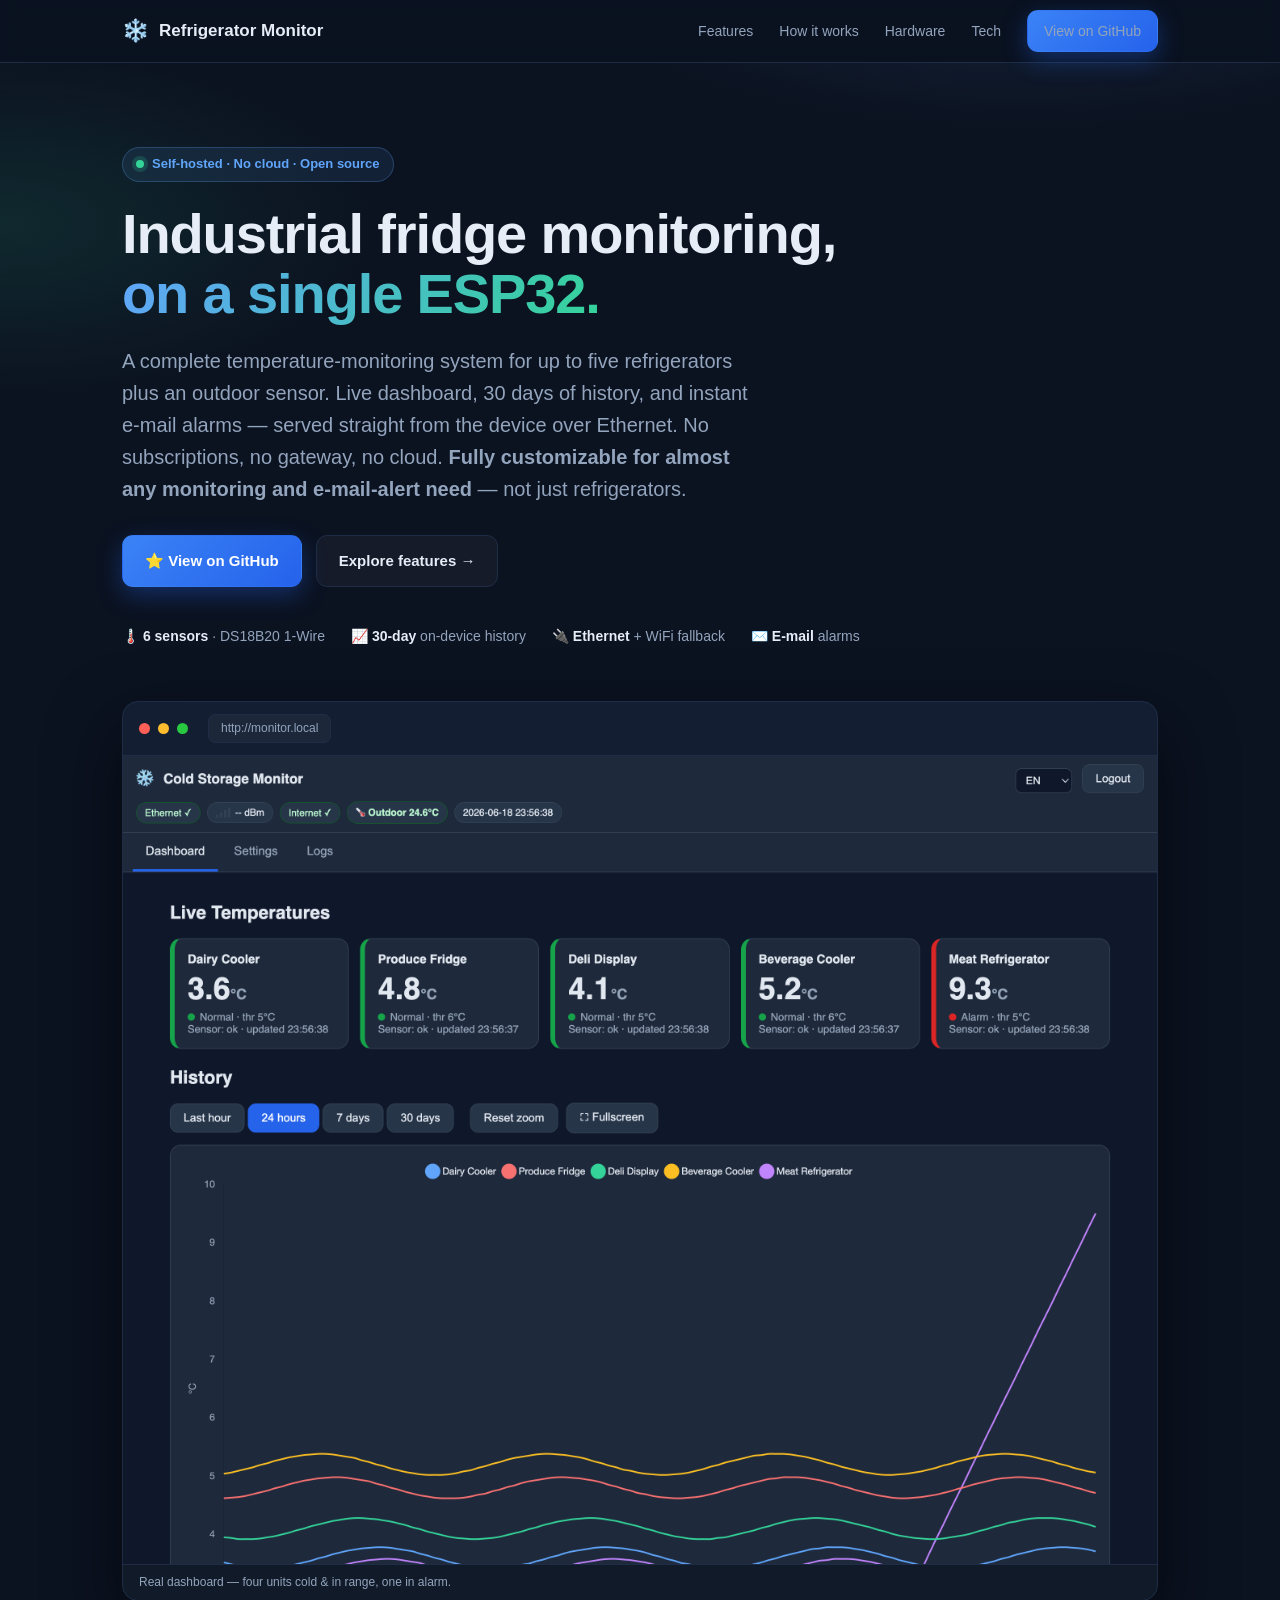
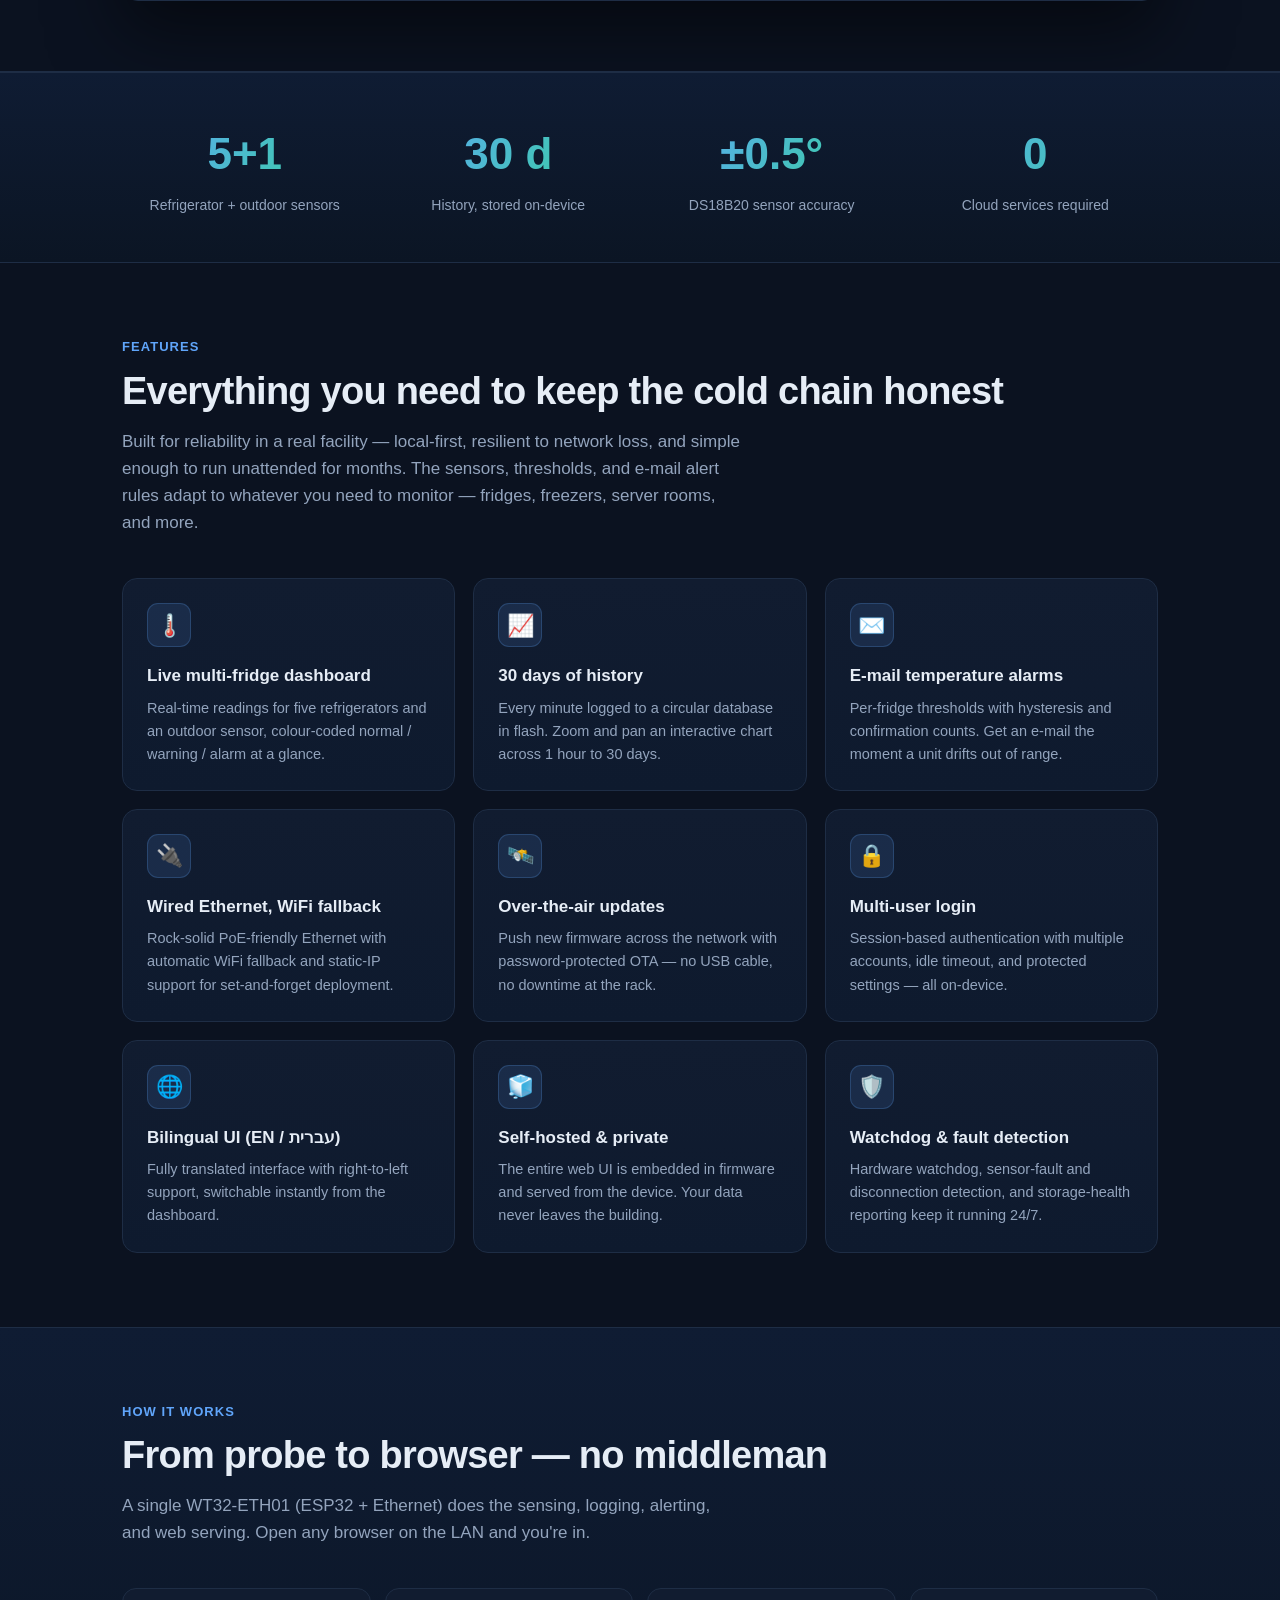
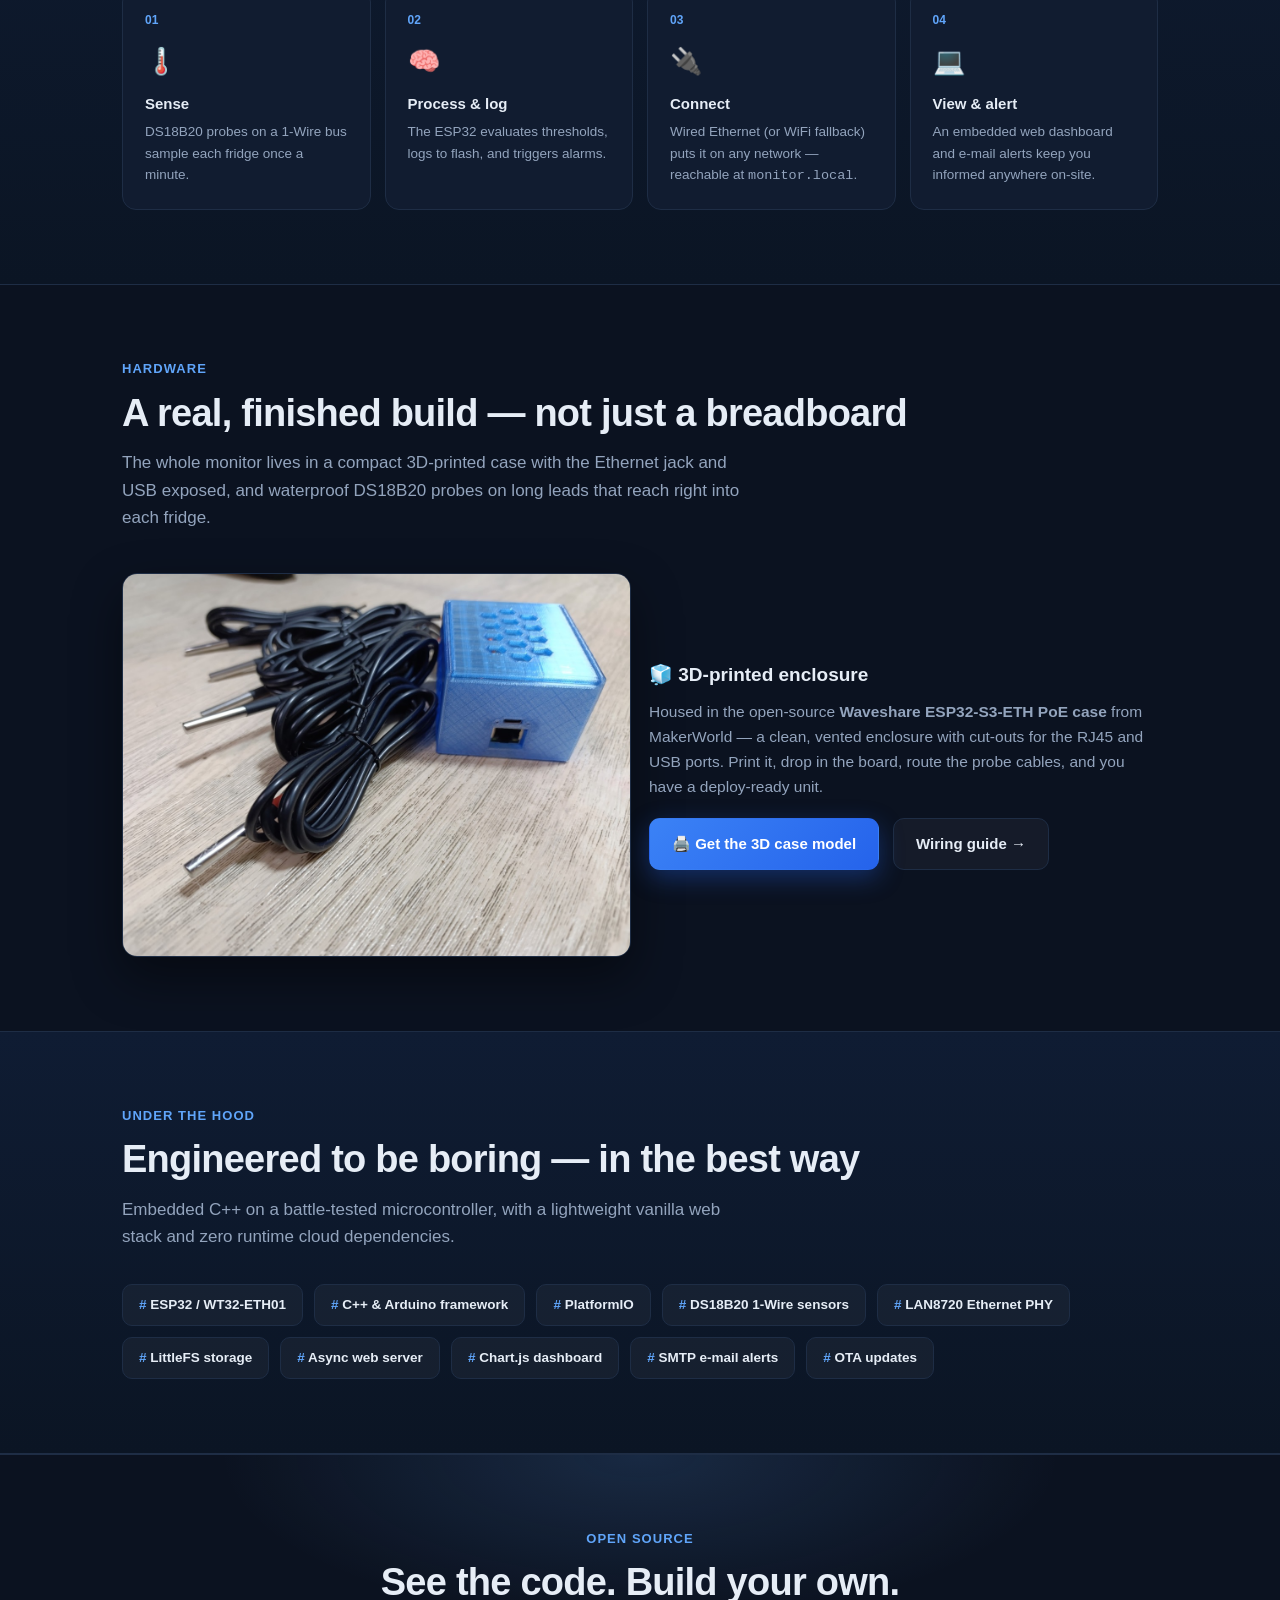
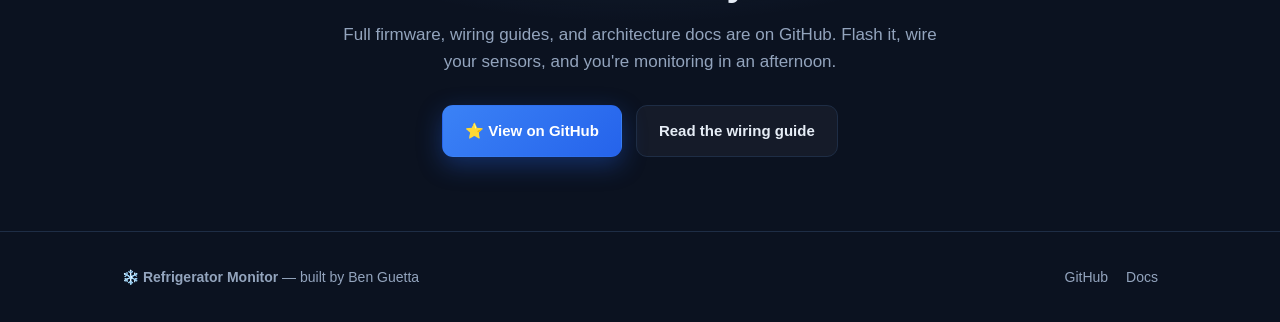
<file: docs/index.html>
<!DOCTYPE html>
<html lang="en">
<head>
<meta charset="UTF-8">
<meta name="viewport" content="width=device-width, initial-scale=1.0">
<title>Refrigerator Monitor — Industrial Temperature Monitoring on ESP32</title>
<meta name="description" content="A self-hosted, cloud-free temperature monitoring system for up to 5 refrigerators. Live dashboard, 30-day history, e-mail alarms, Ethernet + WiFi — all running on a single ESP32.">
<meta property="og:title" content="Refrigerator Monitor — Industrial Temperature Monitoring on ESP32">
<meta property="og:description" content="Self-hosted, cloud-free monitoring for up to 5 refrigerators: live dashboard, 30-day history, e-mail alarms, Ethernet + WiFi — on a single ESP32.">
<meta property="og:type" content="website">
<style>
  :root{
    --bg:#0b1220; --bg2:#0f172a; --card:#111c30; --card2:#0e1a2e;
    --line:#1e2d45; --text:#e6edf6; --muted:#93a4bd; --brand:#60a5fa;
    --brand2:#34d399; --warn:#fbbf24; --danger:#f87171; --purple:#c084fc;
  }
  *{box-sizing:border-box;margin:0;padding:0}
  html{scroll-behavior:smooth}
  body{
    font-family:-apple-system,BlinkMacSystemFont,"Segoe UI",Roboto,Helvetica,Arial,sans-serif;
    background:var(--bg); color:var(--text); line-height:1.6;
    -webkit-font-smoothing:antialiased;
  }
  a{color:inherit;text-decoration:none}
  .wrap{max-width:1080px;margin:0 auto;padding:0 22px}
  .btn{
    display:inline-flex;align-items:center;gap:9px;font-weight:600;font-size:15px;
    padding:13px 22px;border-radius:11px;border:1px solid transparent;cursor:pointer;
    transition:transform .12s ease,box-shadow .12s ease,background .12s ease;
  }
  .btn:hover{transform:translateY(-2px)}
  .btn-primary{background:linear-gradient(135deg,#3b82f6,#2563eb);color:#fff;
    box-shadow:0 8px 24px rgba(37,99,235,.35)}
  .btn-ghost{background:rgba(255,255,255,.04);border-color:var(--line);color:var(--text)}
  .btn-ghost:hover{background:rgba(255,255,255,.08)}

  /* ---------- top nav ---------- */
  header.nav{
    position:sticky;top:0;z-index:20;backdrop-filter:blur(10px);
    background:rgba(11,18,32,.72);border-bottom:1px solid var(--line);
  }
  .nav-in{display:flex;align-items:center;gap:14px;height:62px}
  .logo{display:flex;align-items:center;gap:10px;font-weight:700;font-size:17px}
  .logo .mark{font-size:22px}
  .nav-links{margin-left:auto;display:flex;gap:26px;align-items:center}
  .nav-links a{color:var(--muted);font-size:14px;font-weight:500}
  .nav-links a:hover{color:var(--text)}
  .nav-links .btn{padding:9px 16px;font-size:14px}
  @media(max-width:720px){.nav-links a.hide-sm{display:none}}

  /* ---------- hero ---------- */
  .hero{position:relative;overflow:hidden;
    background:
      radial-gradient(900px 380px at 80% -10%,rgba(96,165,250,.18),transparent 60%),
      radial-gradient(700px 320px at 0% 10%,rgba(52,211,153,.12),transparent 55%),
      var(--bg);
    padding:84px 0 70px;border-bottom:1px solid var(--line)}
  .pill-tag{display:inline-flex;align-items:center;gap:8px;font-size:13px;font-weight:600;
    color:var(--brand);background:rgba(96,165,250,.1);border:1px solid rgba(96,165,250,.25);
    padding:6px 13px;border-radius:999px;margin-bottom:22px}
  .pill-tag .dot{width:8px;height:8px;border-radius:50%;background:var(--brand2);
    box-shadow:0 0 0 4px rgba(52,211,153,.18)}
  h1{font-size:clamp(34px,6vw,56px);line-height:1.08;letter-spacing:-.02em;font-weight:800}
  h1 .grad{background:linear-gradient(120deg,#60a5fa,#34d399);
    -webkit-background-clip:text;background-clip:text;color:transparent}
  .sub{color:var(--muted);font-size:clamp(16px,2.4vw,20px);max-width:640px;margin:20px 0 30px}
  .cta{display:flex;flex-wrap:wrap;gap:14px}
  .hero-meta{display:flex;flex-wrap:wrap;gap:26px;margin-top:38px;color:var(--muted);font-size:14px}
  .hero-meta b{color:var(--text)}

  /* ---------- dashboard mockup ---------- */
  .mock{margin-top:54px;border-radius:16px;border:1px solid var(--line);
    background:linear-gradient(180deg,#0e1a2e,#0b1524);overflow:hidden;
    box-shadow:0 30px 70px rgba(0,0,0,.5)}
  .mock-bar{display:flex;align-items:center;gap:8px;padding:12px 16px;
    border-bottom:1px solid var(--line);background:rgba(255,255,255,.02)}
  .mock-bar .d{width:11px;height:11px;border-radius:50%}
  .mock-bar .d1{background:#ff5f57}.mock-bar .d2{background:#febc2e}.mock-bar .d3{background:#28c840}
  .mock-bar .url{margin-left:12px;font-size:12px;color:var(--muted);
    background:rgba(255,255,255,.04);border:1px solid var(--line);
    padding:4px 12px;border-radius:7px}
  .mock-body{padding:20px}
  .mock-h{display:flex;align-items:center;gap:10px;margin-bottom:16px}
  .mock-h .t{font-weight:700;font-size:15px}
  .mock-h .pills{margin-left:auto;display:flex;gap:7px}
  .mock-h .p{font-size:11px;color:#cfe;background:rgba(52,211,153,.12);
    border:1px solid rgba(52,211,153,.3);padding:3px 9px;border-radius:999px}
  .fridges{display:grid;grid-template-columns:repeat(5,1fr);gap:10px}
  @media(max-width:680px){.fridges{grid-template-columns:repeat(2,1fr)}}
  .fr{background:var(--card);border:1px solid var(--line);border-radius:11px;padding:12px}
  .fr .n{font-size:11px;color:var(--muted)}
  .fr .v{font-size:22px;font-weight:800;margin-top:3px}
  .fr .s{display:inline-flex;align-items:center;gap:5px;font-size:10px;margin-top:6px;color:var(--brand2)}
  .fr .s i{width:6px;height:6px;border-radius:50%;background:var(--brand2);display:inline-block}
  .fr.warn{border-color:rgba(251,191,36,.4)}.fr.warn .v{color:var(--warn)}
  .fr.warn .s{color:var(--warn)}.fr.warn .s i{background:var(--warn)}
  .fr.alarm{border-color:rgba(248,113,113,.5)}.fr.alarm .v{color:var(--danger)}
  .fr.alarm .s{color:var(--danger)}.fr.alarm .s i{background:var(--danger)}
  .chart{margin-top:14px;height:150px;border:1px solid var(--line);border-radius:11px;
    background:var(--card2);position:relative;overflow:hidden}
  .chart svg{position:absolute;inset:0;width:100%;height:100%}

  /* ---------- sections ---------- */
  section{padding:74px 0}
  .eyebrow{color:var(--brand);font-weight:700;font-size:13px;letter-spacing:.08em;
    text-transform:uppercase;margin-bottom:12px}
  h2{font-size:clamp(26px,4vw,38px);letter-spacing:-.02em;font-weight:800;line-height:1.15}
  .lead{color:var(--muted);font-size:17px;max-width:620px;margin-top:14px}
  .grid{display:grid;gap:18px;margin-top:42px}
  .g3{grid-template-columns:repeat(3,1fr)}
  .g2{grid-template-columns:repeat(2,1fr)}
  @media(max-width:820px){.g3{grid-template-columns:1fr 1fr}}
  @media(max-width:560px){.g3,.g2{grid-template-columns:1fr}}
  .feat{background:linear-gradient(180deg,var(--card),var(--card2));
    border:1px solid var(--line);border-radius:15px;padding:24px;
    transition:transform .15s ease,border-color .15s ease}
  .feat:hover{transform:translateY(-4px);border-color:rgba(96,165,250,.4)}
  .feat .ic{width:44px;height:44px;border-radius:11px;display:grid;place-items:center;
    font-size:22px;margin-bottom:15px;background:rgba(96,165,250,.12);
    border:1px solid rgba(96,165,250,.22)}
  .feat h3{font-size:17px;margin-bottom:7px}
  .feat p{color:var(--muted);font-size:14.5px}

  /* ---------- stats band ---------- */
  .band{background:linear-gradient(180deg,#0f1c33,#0b1524);
    border-top:1px solid var(--line);border-bottom:1px solid var(--line)}
  .stats{display:grid;grid-template-columns:repeat(4,1fr);gap:18px;text-align:center}
  @media(max-width:680px){.stats{grid-template-columns:1fr 1fr}}
  .stat .num{font-size:clamp(30px,5vw,44px);font-weight:800;
    background:linear-gradient(120deg,#60a5fa,#34d399);
    -webkit-background-clip:text;background-clip:text;color:transparent}
  .stat .lab{color:var(--muted);font-size:14px;margin-top:4px}

  /* ---------- how it works ---------- */
  .flow{display:grid;grid-template-columns:repeat(4,1fr);gap:14px;margin-top:42px}
  @media(max-width:820px){.flow{grid-template-columns:1fr 1fr}}
  .step{background:var(--card);border:1px solid var(--line);border-radius:14px;padding:22px;position:relative}
  .step .k{font-size:12px;font-weight:700;color:var(--brand);margin-bottom:10px}
  .step .ic{font-size:26px;margin-bottom:10px}
  .step h4{font-size:15px;margin-bottom:5px}
  .step p{color:var(--muted);font-size:13.5px}

  /* ---------- tech ---------- */
  .chips{display:flex;flex-wrap:wrap;gap:11px;margin-top:34px}
  .chip{font-size:13.5px;font-weight:600;color:var(--text);
    background:rgba(255,255,255,.04);border:1px solid var(--line);
    padding:9px 16px;border-radius:10px}
  .chip span{color:var(--brand)}

  /* ---------- final cta ---------- */
  .final{background:
      radial-gradient(700px 280px at 50% 0%,rgba(96,165,250,.16),transparent 60%),var(--bg);
    text-align:center;border-top:1px solid var(--line)}
  .final h2{margin-bottom:16px}
  .final .cta{justify-content:center}

  footer{border-top:1px solid var(--line);padding:34px 0;color:var(--muted);font-size:14px}
  .foot{display:flex;flex-wrap:wrap;gap:14px;align-items:center;justify-content:space-between}
  .foot a{color:var(--muted)}.foot a:hover{color:var(--text)}
</style>
</head>
<body>

<header class="nav">
  <div class="wrap nav-in">
    <div class="logo"><span class="mark">❄️</span> Refrigerator Monitor</div>
    <nav class="nav-links">
      <a href="#features" class="hide-sm">Features</a>
      <a href="#how" class="hide-sm">How it works</a>
      <a href="#hardware" class="hide-sm">Hardware</a>
      <a href="#tech" class="hide-sm">Tech</a>
      <a class="btn btn-primary" href="https://github.com/bn-jo/refrigerator-monitor" target="_blank" rel="noopener">View on GitHub</a>
    </nav>
  </div>
</header>

<!-- ============ HERO ============ -->
<div class="hero">
  <div class="wrap">
    <span class="pill-tag"><span class="dot"></span> Self-hosted · No cloud · Open source</span>
    <h1>Industrial fridge monitoring,<br><span class="grad">on a single ESP32.</span></h1>
    <p class="sub">A complete temperature-monitoring system for up to five refrigerators plus an
      outdoor sensor. Live dashboard, 30 days of history, and instant e-mail alarms — served
      straight from the device over Ethernet. No subscriptions, no gateway, no cloud.
      <strong>Fully customizable for almost any monitoring and e-mail-alert need</strong> —
      not just refrigerators.</p>
    <div class="cta">
      <a class="btn btn-primary" href="https://github.com/bn-jo/refrigerator-monitor" target="_blank" rel="noopener">⭐ View on GitHub</a>
      <a class="btn btn-ghost" href="#features">Explore features →</a>
    </div>
    <div class="hero-meta">
      <div>🌡️ <b>6 sensors</b> · DS18B20 1-Wire</div>
      <div>📈 <b>30-day</b> on-device history</div>
      <div>🔌 <b>Ethernet</b> + WiFi fallback</div>
      <div>✉️ <b>E-mail</b> alarms</div>
    </div>

    <!-- dashboard mockup -->
    <div class="mock">
      <div class="mock-bar">
        <span class="d d1"></span><span class="d d2"></span><span class="d d3"></span>
        <span class="url">http://monitor.local</span>
      </div>
      <img src="dashboard.png" alt="Live dashboard showing five refrigerators — four normal and one (Meat Refrigerator) in alarm at 9.3 °C — with a 24-hour history chart"
           style="display:block;width:100%;height:auto" loading="lazy">
      <p style="margin:0;padding:8px 16px;font-size:12px;color:var(--muted);border-top:1px solid var(--line);background:rgba(255,255,255,.02)">
        Real dashboard — four units cold &amp; in range, one in alarm.</p>
    </div>

  </div>
</div>

<!-- ============ STATS ============ -->
<div class="band"><section style="padding:46px 0">
  <div class="wrap stats">
    <div class="stat"><div class="num">5+1</div><div class="lab">Refrigerator + outdoor sensors</div></div>
    <div class="stat"><div class="num">30 d</div><div class="lab">History, stored on-device</div></div>
    <div class="stat"><div class="num">±0.5°</div><div class="lab">DS18B20 sensor accuracy</div></div>
    <div class="stat"><div class="num">0</div><div class="lab">Cloud services required</div></div>
  </div>
</section></div>

<!-- ============ FEATURES ============ -->
<section id="features"><div class="wrap">
  <div class="eyebrow">Features</div>
  <h2>Everything you need to keep the cold chain honest</h2>
  <p class="lead">Built for reliability in a real facility — local-first, resilient to network
    loss, and simple enough to run unattended for months. The sensors, thresholds, and e-mail
    alert rules adapt to whatever you need to monitor — fridges, freezers, server rooms, and more.</p>

  <div class="grid g3">
    <div class="feat"><div class="ic">🌡️</div><h3>Live multi-fridge dashboard</h3>
      <p>Real-time readings for five refrigerators and an outdoor sensor, colour-coded normal / warning / alarm at a glance.</p></div>
    <div class="feat"><div class="ic">📈</div><h3>30 days of history</h3>
      <p>Every minute logged to a circular database in flash. Zoom and pan an interactive chart across 1 hour to 30 days.</p></div>
    <div class="feat"><div class="ic">✉️</div><h3>E-mail temperature alarms</h3>
      <p>Per-fridge thresholds with hysteresis and confirmation counts. Get an e-mail the moment a unit drifts out of range.</p></div>
    <div class="feat"><div class="ic">🔌</div><h3>Wired Ethernet, WiFi fallback</h3>
      <p>Rock-solid PoE-friendly Ethernet with automatic WiFi fallback and static-IP support for set-and-forget deployment.</p></div>
    <div class="feat"><div class="ic">🛰️</div><h3>Over-the-air updates</h3>
      <p>Push new firmware across the network with password-protected OTA — no USB cable, no downtime at the rack.</p></div>
    <div class="feat"><div class="ic">🔒</div><h3>Multi-user login</h3>
      <p>Session-based authentication with multiple accounts, idle timeout, and protected settings — all on-device.</p></div>
    <div class="feat"><div class="ic">🌐</div><h3>Bilingual UI (EN / עברית)</h3>
      <p>Fully translated interface with right-to-left support, switchable instantly from the dashboard.</p></div>
    <div class="feat"><div class="ic">🧊</div><h3>Self-hosted &amp; private</h3>
      <p>The entire web UI is embedded in firmware and served from the device. Your data never leaves the building.</p></div>
    <div class="feat"><div class="ic">🛡️</div><h3>Watchdog &amp; fault detection</h3>
      <p>Hardware watchdog, sensor-fault and disconnection detection, and storage-health reporting keep it running 24/7.</p></div>
  </div>
</div></section>

<!-- ============ HOW IT WORKS ============ -->
<div class="band"><section id="how"><div class="wrap">
  <div class="eyebrow">How it works</div>
  <h2>From probe to browser — no middleman</h2>
  <p class="lead">A single WT32-ETH01 (ESP32 + Ethernet) does the sensing, logging, alerting,
    and web serving. Open any browser on the LAN and you're in.</p>

  <div class="flow">
    <div class="step"><div class="k">01</div><div class="ic">🌡️</div><h4>Sense</h4>
      <p>DS18B20 probes on a 1-Wire bus sample each fridge once a minute.</p></div>
    <div class="step"><div class="k">02</div><div class="ic">🧠</div><h4>Process &amp; log</h4>
      <p>The ESP32 evaluates thresholds, logs to flash, and triggers alarms.</p></div>
    <div class="step"><div class="k">03</div><div class="ic">🔌</div><h4>Connect</h4>
      <p>Wired Ethernet (or WiFi fallback) puts it on any network — reachable at <code>monitor.local</code>.</p></div>
    <div class="step"><div class="k">04</div><div class="ic">💻</div><h4>View &amp; alert</h4>
      <p>An embedded web dashboard and e-mail alerts keep you informed anywhere on-site.</p></div>
  </div>
</div></section></div>

<!-- ============ HARDWARE ============ -->
<section id="hardware"><div class="wrap">
  <div class="eyebrow">Hardware</div>
  <h2>A real, finished build — not just a breadboard</h2>
  <p class="lead">The whole monitor lives in a compact 3D-printed case with the Ethernet jack and USB
    exposed, and waterproof DS18B20 probes on long leads that reach right into each fridge.</p>

  <div class="grid g2" style="align-items:center">
    <figure style="margin:0;border-radius:15px;overflow:hidden;border:1px solid var(--line);
        background:var(--card2);box-shadow:0 20px 50px rgba(0,0,0,.45)">
      <img src="hardware.jpg" alt="The finished refrigerator monitor in its blue 3D-printed case with the Ethernet jack and USB port exposed, alongside four waterproof DS18B20 temperature probes on coiled leads"
           style="display:block;width:100%;height:auto" loading="lazy">
    </figure>
    <div>
      <h3 style="font-size:19px;margin-bottom:10px">🧊 3D-printed enclosure</h3>
      <p style="color:var(--muted);font-size:15.5px;margin-bottom:18px">
        Housed in the open-source <b>Waveshare ESP32-S3-ETH PoE case</b> from MakerWorld —
        a clean, vented enclosure with cut-outs for the RJ45 and USB ports. Print it, drop in the
        board, route the probe cables, and you have a deploy-ready unit.</p>
      <div class="cta">
        <a class="btn btn-primary" href="https://makerworld.com/en/models/1536469-waveshare-esp32-s3-eth-poe-case-opendtu#profileId-2151560" target="_blank" rel="noopener">🖨️ Get the 3D case model</a>
        <a class="btn btn-ghost" href="https://github.com/bn-jo/refrigerator-monitor/blob/main/docs/WIRING.md" target="_blank" rel="noopener">Wiring guide →</a>
      </div>
    </div>
  </div>
</div></section>

<!-- ============ TECH ============ -->
<div class="band"><section id="tech"><div class="wrap">
  <div class="eyebrow">Under the hood</div>
  <h2>Engineered to be boring — in the best way</h2>
  <p class="lead">Embedded C++ on a battle-tested microcontroller, with a lightweight
    vanilla web stack and zero runtime cloud dependencies.</p>
  <div class="chips">
    <div class="chip"><span>#</span> ESP32 / WT32-ETH01</div>
    <div class="chip"><span>#</span> C++ &amp; Arduino framework</div>
    <div class="chip"><span>#</span> PlatformIO</div>
    <div class="chip"><span>#</span> DS18B20 1-Wire sensors</div>
    <div class="chip"><span>#</span> LAN8720 Ethernet PHY</div>
    <div class="chip"><span>#</span> LittleFS storage</div>
    <div class="chip"><span>#</span> Async web server</div>
    <div class="chip"><span>#</span> Chart.js dashboard</div>
    <div class="chip"><span>#</span> SMTP e-mail alerts</div>
    <div class="chip"><span>#</span> OTA updates</div>
  </div>
</div></section></div>

<!-- ============ FINAL CTA ============ -->
<div class="final"><section><div class="wrap">
  <div class="eyebrow" style="text-align:center">Open source</div>
  <h2>See the code. Build your own.</h2>
  <p class="lead" style="margin:14px auto 30px">Full firmware, wiring guides, and architecture
    docs are on GitHub. Flash it, wire your sensors, and you're monitoring in an afternoon.</p>
  <div class="cta">
    <a class="btn btn-primary" href="https://github.com/bn-jo/refrigerator-monitor" target="_blank" rel="noopener">⭐ View on GitHub</a>
    <a class="btn btn-ghost" href="https://github.com/bn-jo/refrigerator-monitor/blob/main/docs/WIRING.md" target="_blank" rel="noopener">Read the wiring guide</a>
  </div>
</div></section></div>

<footer><div class="wrap foot">
  <div>❄️ <b>Refrigerator Monitor</b> — built by Ben Guetta</div>
  <div style="display:flex;gap:18px">
    <a href="https://github.com/bn-jo/refrigerator-monitor" target="_blank" rel="noopener">GitHub</a>
    <a href="https://github.com/bn-jo/refrigerator-monitor/tree/main/docs" target="_blank" rel="noopener">Docs</a>
  </div>
</div></footer>

</body>
</html>
</file>
